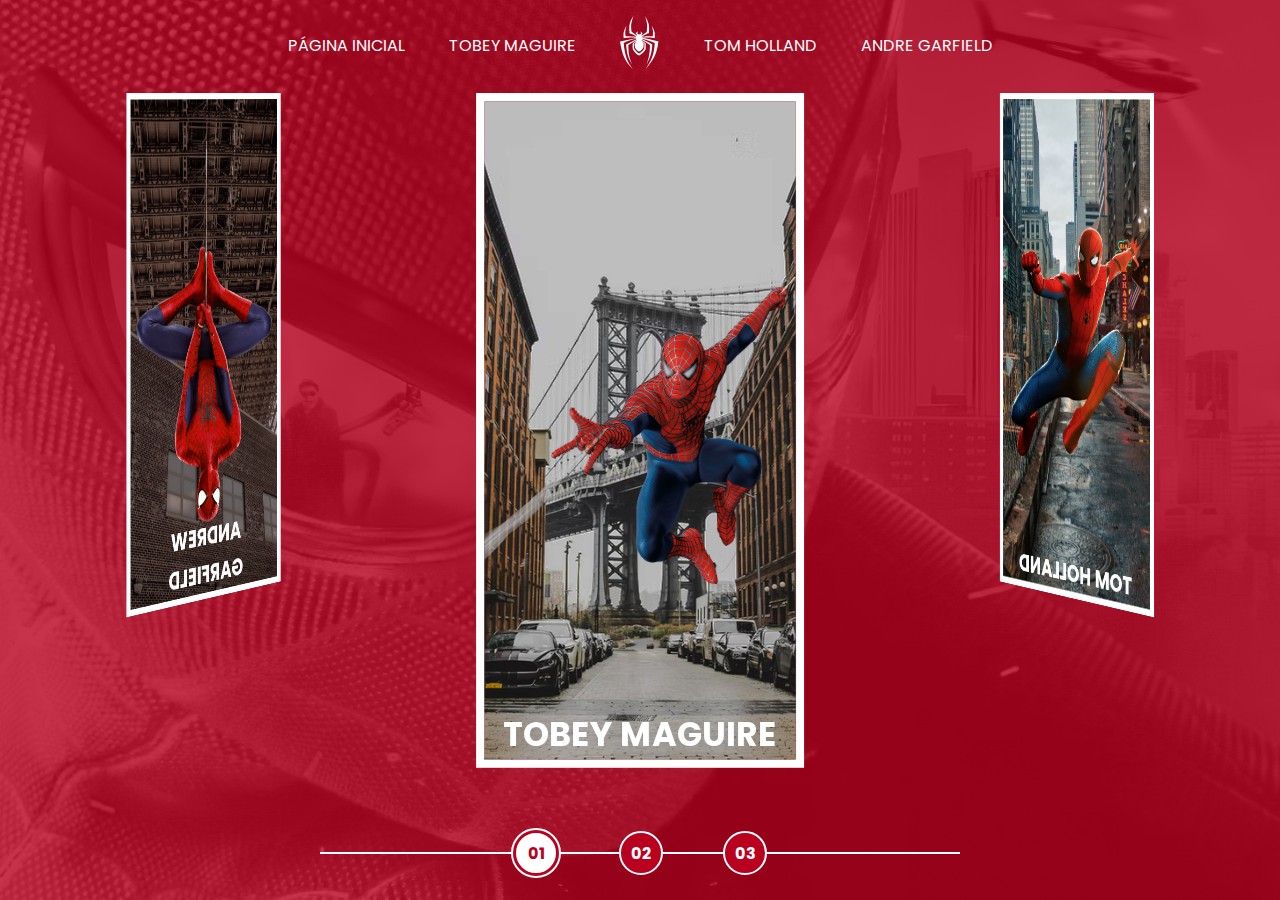
<file: index.html>
<!DOCTYPE html>
<html lang="en">

<head>
    <meta charset="UTF-8">
    <meta http-equiv="X-UA-Compatible" content="IE=edge">
    <meta name="viewport" content="width=device-width, initial-scale=1.0">
    <link rel="stylesheet" href="./assets/css/home-page.css">
    <script src="assets/scripts/card-hover-animation.js"></script>
    <title>Spider-Man | Multiversos</title>

</head>

<body>
    <nav class="s-menu">
        <ul>
            <li class="s-menu__item">
                <a href="/">Página Inicial</a>
            </li>
            <li class="s-menu__item">
                <a href="#">Tobey Maguire</a>
            </li>
            <li class="s-menu__item s-menu__icon">
                <img src="./assets/images/icons/spider.svg" alt="Spider-Man">
            </li>
            <li class="s-menu__item">
                <a href="#">Tom Holland</a>
            </li>
            <li class="s-menu__item">
                <a href="#">Andre Garfield</a>
            </li>
        </ul>
    </nav>

    <div class="s-container">
        <div class="s-cards-carousel" style="transform: translateZ(-40vw) rotateY(0deg);">
            <a href="./pages/tobey-maguire/spiderman1.html" class="s-card" id="spider-man-01">
                <img class="s-card__background" src="./assets/images/pic-sm-bg-01.jpg">
                <img class="s-card__image" src="./assets/images/spider-man-01.png" alt="Tobey Maguire">
                <h2 class="s-card__title">Tobey Maguire</h2>
            </a>
            <a href="./pages/tom-holland/spiderman1.html" class="s-card" id="spider-man-02">
                <img class="s-card__background" src="./assets/images/pic-sm-bg-02.jpg">
                <img class="s-card__image" src="./assets/images/spider-man-02.png" alt="Tom Holland">
                <h2 class="s-card__title">Tom Holland</h2>
            </a>
            <a href="./pages/andrew-garfield/spiderman1.html" class="s-card" id="spider-man-03">
                <img class="s-card__background" src="./assets/images/pic-sm-bg-03.jpg">
                <img class="s-card__image" src="./assets/images/spider-man-03.png" alt="Andrew Garfield">
                <h2 class="s-card__title">Andrew Garfield</h2>
            </a>
        </div>
    </div>


    <div class="s-controller">
        <div id="1" onclick="selectCarouselItem(this)" class="s-controller__button s-controller__button--active">
            01
        </div>
        <div id="3" onclick="selectCarouselItem(this)" class="s-controller__button">
            02
        </div>
        <div id="2" onclick="selectCarouselItem(this)" class="s-controller__button">
            03
        </div>
        <div class="s-controller__line"></div>



    </div>
</body>

</html>
</file>
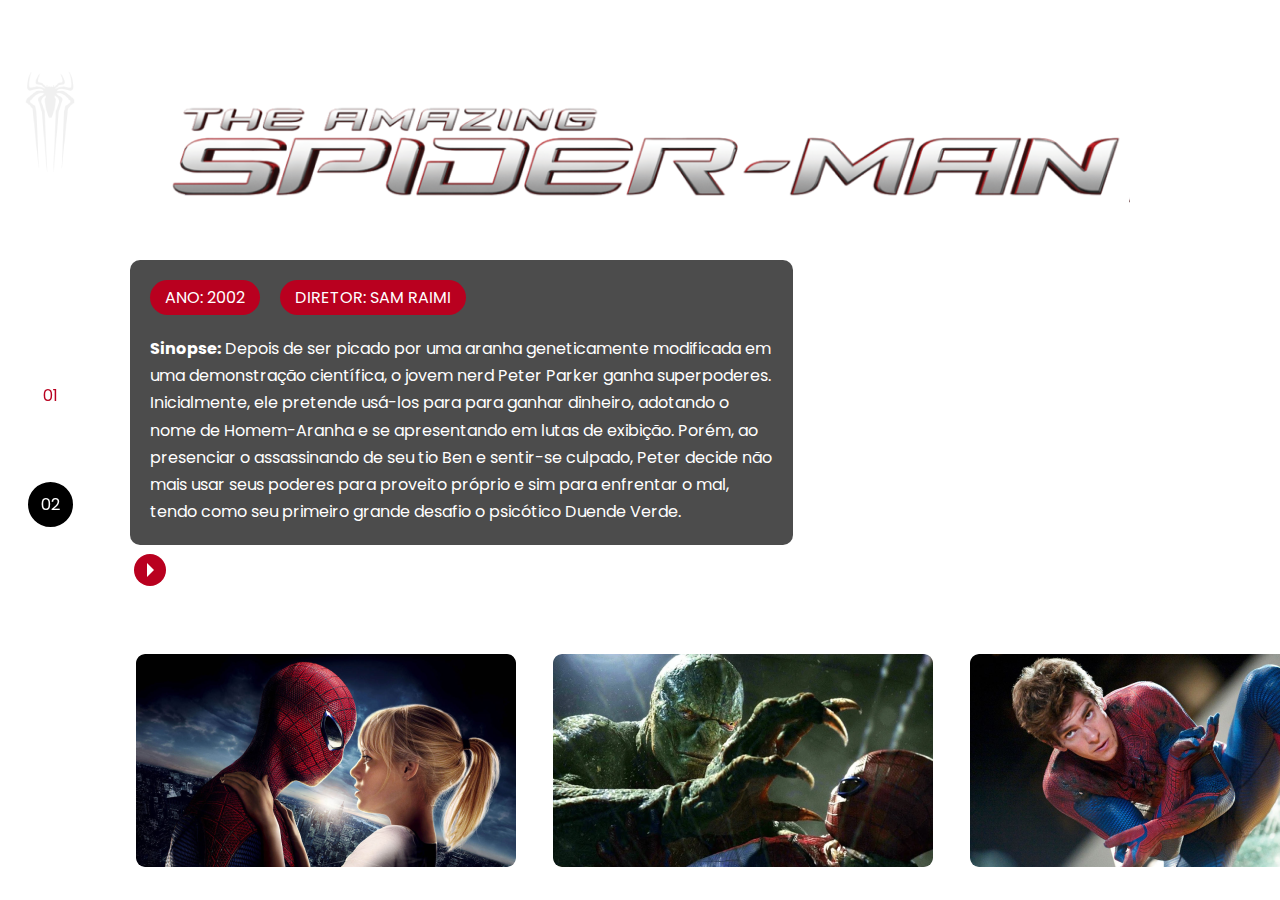
<file: pages/andrew-garfield/spiderman1.html>
<!DOCTYPE html>
<html lang="en">

<head>
  <meta charset="UTF-8">
  <meta http-equiv="X-UA-Compatible" content="IE=edge">
  <meta name="viewport" content="width=device-width, initial-scale=1.0">
  <title>Spider Man | Multiverso</title>
  <link href="../../assets/css/internal.css" rel="stylesheet" type="text/css" />
</head>

<body>
  <div class="s-wrapper">
    
    <!--  Coluna da esquerda com menu (Left Column with menu)  -->
    <div class="s-left-column">
      <nav class="navigator">
        <div class="navigator__icon">
          <a href="../../index.html">
            <img src="../../assets/images/icons/spiderman1-andrew.png" />
          </a>
        </div>
        <ul>
          <li><a href="#01" class="active">01</a></li>
          <li><a href="spiderman2.html">02</a></li>
        </ul>
      </nav>
    </div>
    <!-- FIM - Coluna da esquerda com menu (Left Column with menu)  -->

    <div class="s-main-content">
      <div class="s-main-content__top">
        <div class="s-logo">
          <img src="../../assets/images/spiderman-andrew/movie-01/logo.png" alt="Spiderman (2002)"
            title="Spiderman (2002)" />
        </div>

        <div class="s-description">
          <div class="pills">
            <ul>
              <li>Ano: 2002</li>
              <li>Diretor: Sam Raimi</li>
            </ul>
          </div>
          <div class="s-description__text">
            <p><strong>Sinopse:</strong>&nbsp;Depois de ser picado por uma aranha geneticamente modificada em uma
              demonstração científica, o jovem nerd Peter Parker ganha superpoderes. Inicialmente, ele pretende usá-los
              para para ganhar dinheiro, adotando o nome de Homem-Aranha e se apresentando em lutas de exibição. Porém,
              ao presenciar o assassinando de seu tio Ben e sentir-se culpado, Peter decide não mais usar seus poderes
              para proveito próprio e sim para enfrentar o mal, tendo como seu primeiro grande desafio o psicótico
              Duende Verde.</p>
          </div>
        </div>

        <div class="s-links">
          <ul>
            <li>
              <a href="https://www.youtube.com/watch?v=TYMMOjBUPMM" class="link-button" target="_blank">
                <span class="icon">
                  <div class="play-icon">&nbsp;</div>
                </span>
                <span class="label">
                  Assistir trailer
                </span>
              </a>
            </li>
          </ul>
        </div>
      </div>

      <div class="s-main-content__bottom">
        <div class="gallery">
          <ul>
            <li><a href="#"><img src="../../assets/images/spiderman-andrew/movie-01/gallery/image-01.png" alt=""></a></li>
            <li><a href="#"><img src="../../assets/images/spiderman-andrew/movie-01/gallery/image-02.png" alt=""></a></li>
            <li><a href="#"><img src="../../assets/images/spiderman-andrew/movie-01/gallery/image-03.png" alt=""></a></li>
          </ul>
        </div>
      </div>
    </div>
  </div>
</body>
</html>
</file>
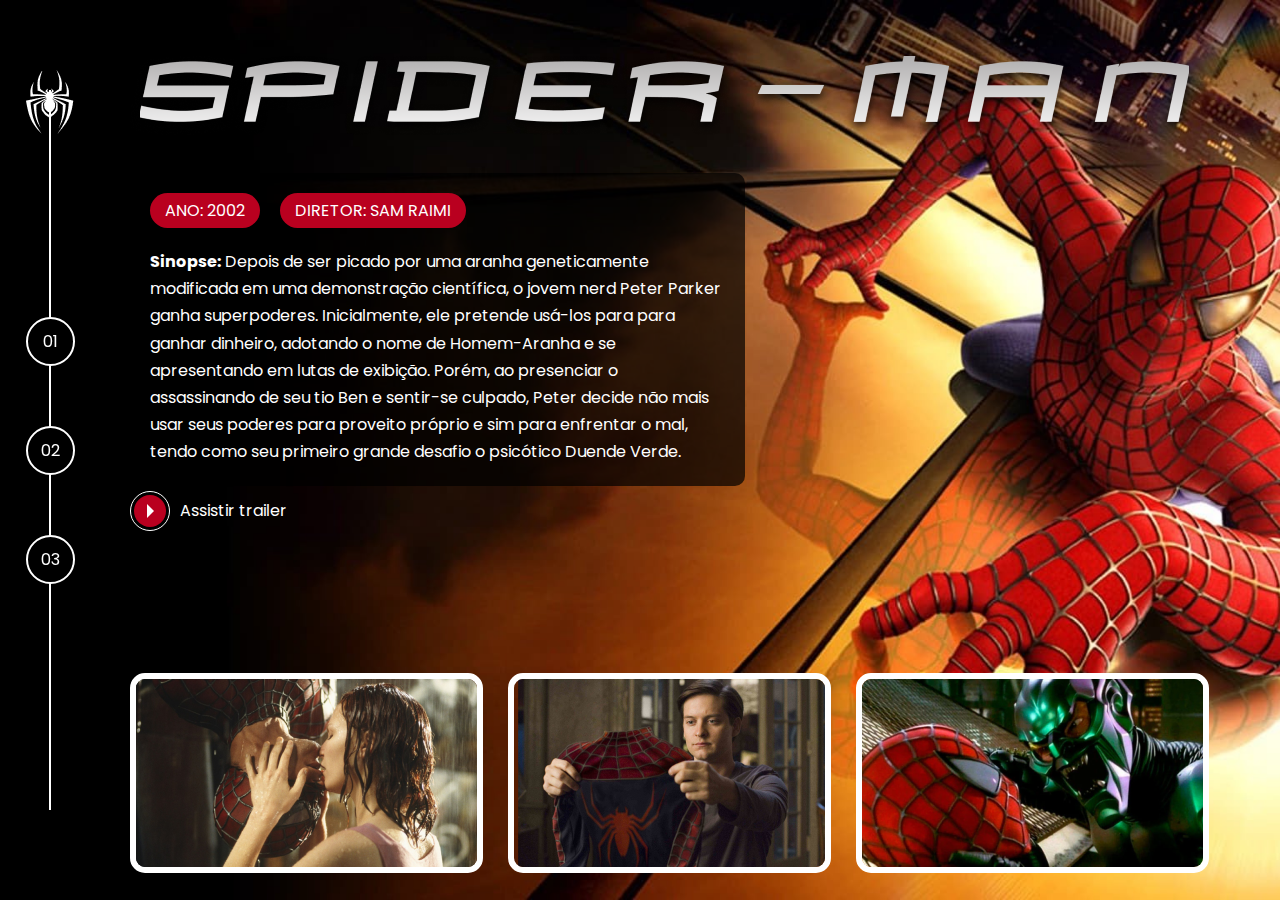
<file: pages/tobey-maguire/spiderman1.html>
<!DOCTYPE html>
<html lang="en">

<head>
    <meta charset="UTF-8">
    <meta http-equiv="X-UA-Compatible" content="IE=edge">
    <meta name="viewport" content="width=device-width, initial-scale=1.0">
    <title>Mulverso | Spiderman</title>
    <link rel="stylesheet" href="../../assets/css/internal.css">
    <link rel="stylesheet" href="https://cdn.jsdelivr.net/npm/@fancyapps/ui@4.0/dist/fancybox.css" />

</head>

<body>
    <div class="s-wrapper">
        
        <div class="s-left-column">

            <nav class="navigator">
                <div class="navigator__icon">
                    <a href="../../index.html">
                        <img src="../../assets/images/icons/spiderman1.png" alt="Icone_Aranha">
                    </a>
                </div>
                <ul>
                    <li><a href="#01">01</a></li>
                    <li><a href="./spiderman2.html">02</a></li>
                    <li><a href="./spiderman3.html">03</a></li>
                </ul>
            </nav>

        </div>

        <div class="s-main-content s-spiderman-01-01">
            <div class="s-main-content__top">
                <div class="s-logo">
                    <img src="../../assets/images/spiderman-tobey/movie-01/logo.png" alt="Spiderman (2002)"
                        title="Spiderman (2002)" />
                </div>

                <div class="s-description">
                    <div class="pills">
                        <ul>
                            <li>Ano: 2002</li>
                            <li>Diretor: Sam Raimi</li>
                        </ul>
                    </div>

                    <div class="s-description__text">
                        <p><strong>Sinopse:</strong>&nbsp;Depois de ser picado por uma aranha geneticamente modificada
                            em uma
                            demonstração científica, o jovem nerd Peter Parker ganha superpoderes. Inicialmente, ele
                            pretende usá-los
                            para para ganhar dinheiro, adotando o nome de Homem-Aranha e se apresentando em lutas de
                            exibição. Porém,
                            ao presenciar o assassinando de seu tio Ben e sentir-se culpado, Peter decide não mais usar
                            seus poderes
                            para proveito próprio e sim para enfrentar o mal, tendo como seu primeiro grande desafio o
                            psicótico
                            Duende Verde.</p>
                    </div>
                </div>

                <div class="s-links">
                    <ul>
                        <li>
                            <a href="https://www.youtube.com/watch?v=TYMMOjBUPMM" class="link-button" target="_blank">
                                <span class="icon">
                                    <div class="play-icon">&nbsp;</div>
                                </span>
                                <span class="label">
                                    Assistir trailer
                                </span>
                            </a>
                        </li>
                    </ul>
                </div>

            </div>

            <div class="s-main-content__bottom">
                <div class="gallery">
                    <ul>
                        <li>
                            <a data-fancybox
                                href="../../assets/images/spiderman-tobey/movie-01/gallery/image-01-full.jpg">
                                <img src="../../assets/images/spiderman-tobey/movie-01/gallery/image-01.png" alt="">
                            </a>
                        </li>
                        <li>
                            <a data-fancybox
                                href="../../assets/images/spiderman-tobey/movie-01/gallery/image-02-full.jpg">
                                <img src="../../assets/images/spiderman-tobey/movie-01/gallery/image-02.png" alt="">
                            </a>
                        </li>
                        <li>
                            <a data-fancybox
                                href="../../assets/images/spiderman-tobey/movie-01/gallery/image-03-full.jpg">
                                <img src="../../assets/images/spiderman-tobey/movie-01/gallery/image-03.png" alt="">
                            </a>
                        </li>
                    </ul>
                </div>
            </div>
        </div>
    </div>
    <script src="https://cdn.jsdelivr.net/npm/@fancyapps/ui@4.0/dist/fancybox.umd.js"></script>
    <script>
    //  JavaScript will go here
    </script>
</body>

</html>
</file>
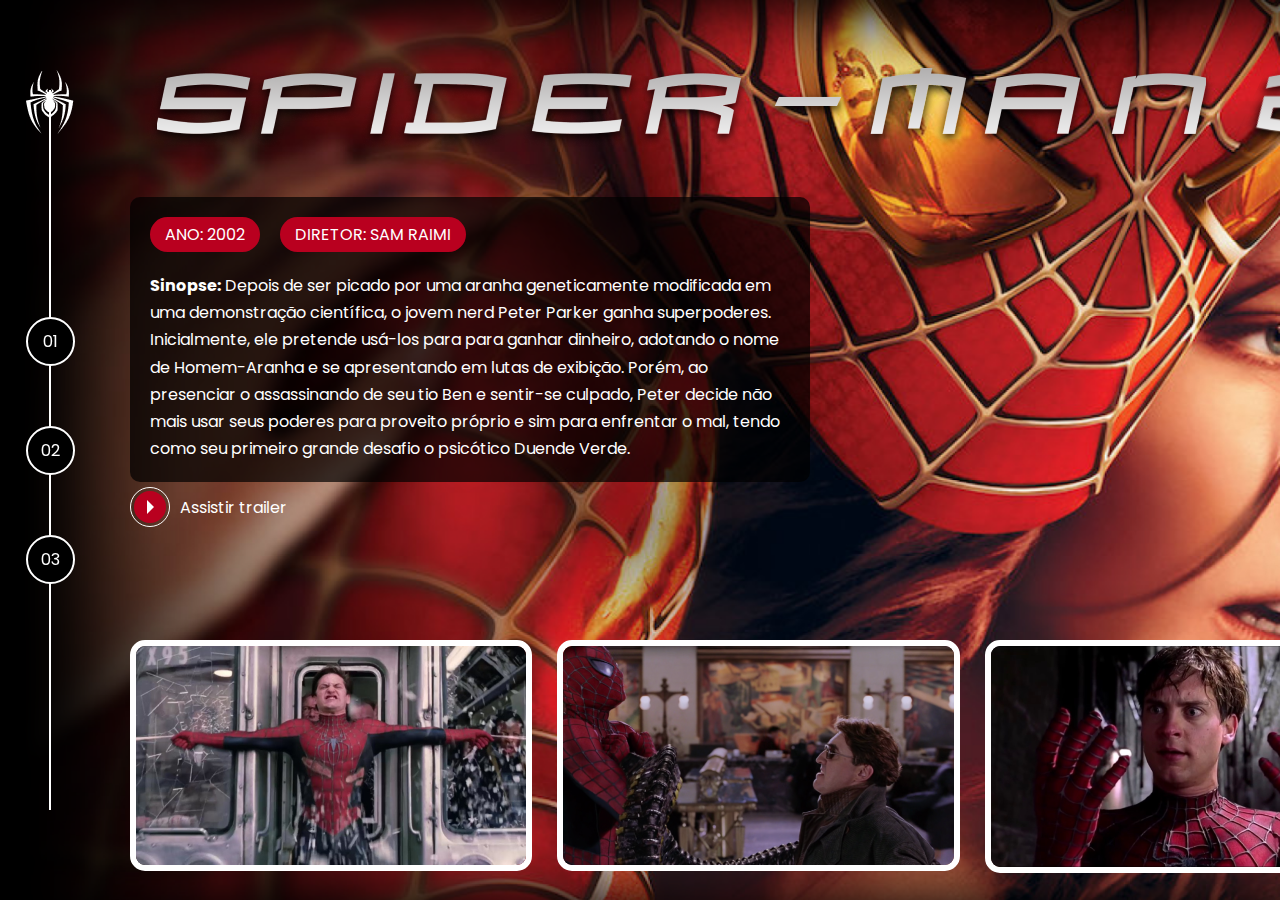
<file: pages/tobey-maguire/spiderman2.html>
<!DOCTYPE html>
<html lang="en">

<head>
  <meta charset="UTF-8">
  <meta http-equiv="X-UA-Compatible" content="IE=edge">
  <meta name="viewport" content="width=device-width, initial-scale=1.0">
  <title>Multiverso | Spiderman</title>
  <link href="../../assets/css/internal.css" rel="stylesheet" />
  <link rel="stylesheet" href="https://cdn.jsdelivr.net/npm/@fancyapps/ui@4.0/dist/fancybox.css" />
</head>

<body>
  <div class="s-wrapper">

    <div class="s-left-column">
      <nav class="navigator">
        <div class="navigator__icon">
          <a href="../../index.html">
            <img src="../../assets/images/icons/spiderman1.png" />
          </a>
        </div>
        <ul>
          <li><a href="./spiderman1.html">01</a></li>
          <li><a href="#02">02</a></li>
          <li><a href="./spiderman3.html">03</a></li>
        </ul>
      </nav>
    </div>

    <div class="s-main-content s-spiderman-01-02">
      <div class="s-main-content__top">
        <div class="s-logo">
          <img src="../../assets/images/spiderman-tobey/movie-02/logo.png" alt="Spiderman (2002)"
            title="Spiderman (2002)" />
        </div>

        <div class="s-description">
          <div class="pills">
            <ul>
              <li>Ano: 2002</li>
              <li>Diretor: Sam Raimi</li>
            </ul>
          </div>

          <div class="s-description__text">
            <p><strong>Sinopse:</strong>&nbsp;Depois de ser picado por uma aranha geneticamente modificada em uma
              demonstração científica, o jovem nerd Peter Parker ganha superpoderes. Inicialmente, ele pretende usá-los
              para para ganhar dinheiro, adotando o nome de Homem-Aranha e se apresentando em lutas de exibição. Porém,
              ao presenciar o assassinando de seu tio Ben e sentir-se culpado, Peter decide não mais usar seus poderes
              para proveito próprio e sim para enfrentar o mal, tendo como seu primeiro grande desafio o psicótico
              Duende Verde.</p>
          </div>
        </div>

        <div class="s-links">
          <ul>
            <li>
              <a href="https://www.youtube.com/watch?v=TYMMOjBUPMM" class="link-button" target="_blank">
                <span class="icon">
                  <div class="play-icon">&nbsp;</div>
                </span>
                <span class="label">
                  Assistir trailer
                </span>
              </a>
            </li>
          </ul>
        </div>

      </div>

      <div class="s-main-content__bottom">
        <div class="gallery">
          <ul>
            <li>
              <a data-fancybox href="../../assets/images/spiderman-tobey/movie-02/gallery/image-01.png">
                <img src="../../assets/images/spiderman-tobey/movie-02/gallery/image-01.png" alt="">
              </a>
            </li>
            <li>
              <a data-fancybox href="../../assets/images/spiderman-tobey/movie-02/gallery/image-02.png">
                <img src="../../assets/images/spiderman-tobey/movie-02/gallery/image-02.png" alt="">
              </a>
            </li>
            <li>
              <a data-fancybox href="../../assets/images/spiderman-tobey/movie-02/gallery/image-03.png">
                <img src="../../assets/images/spiderman-tobey/movie-02/gallery/image-03.png" alt="">
              </a>
            </li>
          </ul>
        </div>
      </div>
    </div>
  </div>
  <script src="https://cdn.jsdelivr.net/npm/@fancyapps/ui@4.0/dist/fancybox.umd.js"></script>
  <script>
    //  JavaScript will go here
  </script>
</body>

</html>
</file>
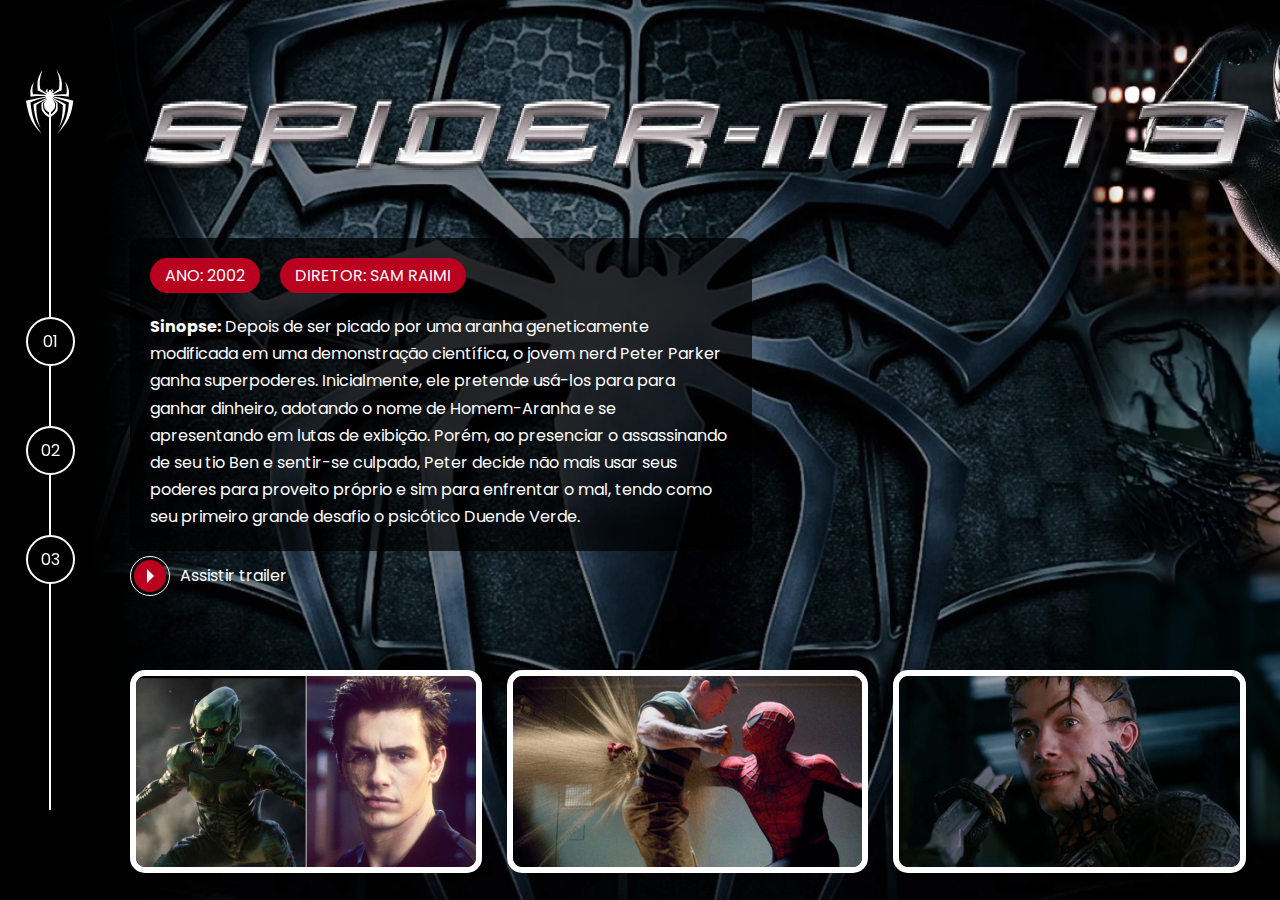
<file: pages/tobey-maguire/spiderman3.html>
<!DOCTYPE html>
<html lang="en">

<head>
  <meta charset="UTF-8">
  <meta http-equiv="X-UA-Compatible" content="IE=edge">
  <meta name="viewport" content="width=device-width, initial-scale=1.0">
  <title>Multiverso | Spiderman</title>
  <link href="../../assets/css/internal.css" rel="stylesheet" />
  <link rel="stylesheet" href="https://cdn.jsdelivr.net/npm/@fancyapps/ui@4.0/dist/fancybox.css" />
</head>

<body>
  <div class="s-wrapper">

    <div class="s-left-column">
      <nav class="navigator">
        <div class="navigator__icon">
          <a href="../../index.html">
            <img src="../../assets/images/icons/spiderman1.png" />
          </a>
        </div>
        <ul>
          <li><a href="./spiderman1.html">01</a></li>
          <li><a href="./spiderman2.html">02</a></li>
          <li><a href="#03">03</a></li>
        </ul>
      </nav>
    </div>

    <div class="s-main-content s-spiderman-01-03">
      <div class="s-main-content__top">
        <div class="s-logo">
          <img src="../../assets/images/spiderman-tobey/movie-03/logo.png" alt="Spiderman (2002)"
            title="Spiderman (2002)" />
        </div>

        <div class="s-description">
          <div class="pills">
            <ul>
              <li>Ano: 2002</li>
              <li>Diretor: Sam Raimi</li>
            </ul>
          </div>

          <div class="s-description__text">
            <p><strong>Sinopse:</strong>&nbsp;Depois de ser picado por uma aranha geneticamente modificada em uma
              demonstração científica, o jovem nerd Peter Parker ganha superpoderes. Inicialmente, ele pretende usá-los
              para para ganhar dinheiro, adotando o nome de Homem-Aranha e se apresentando em lutas de exibição. Porém,
              ao presenciar o assassinando de seu tio Ben e sentir-se culpado, Peter decide não mais usar seus poderes
              para proveito próprio e sim para enfrentar o mal, tendo como seu primeiro grande desafio o psicótico
              Duende Verde.</p>
          </div>
        </div>

        <div class="s-links">
          <ul>
            <li>
              <a href="https://www.youtube.com/watch?v=TYMMOjBUPMM" class="link-button" target="_blank">
                <span class="icon">
                  <div class="play-icon">&nbsp;</div>
                </span>
                <span class="label">
                  Assistir trailer
                </span>
              </a>
            </li>
          </ul>
        </div>

      </div>

      <div class="s-main-content__bottom">
        <div class="gallery">
          <ul>
            <li>
              <a data-fancybox href="../../assets/images/spiderman-tobey/movie-03/gallery/image-01.png">
                <img src="../../assets/images/spiderman-tobey/movie-03/gallery/image-01.png" alt="">
              </a>
            </li>
            <li>
              <a data-fancybox href="../../assets/images/spiderman-tobey/movie-03/gallery/image-02.png">
                <img src="../../assets/images/spiderman-tobey/movie-03/gallery/image-02.png" alt="">
              </a>
            </li>
            <li>
              <a data-fancybox href="../../assets/images/spiderman-tobey/movie-03/gallery/image-03.png">
                <img src="../../assets/images/spiderman-tobey/movie-03/gallery/image-03.png" alt="">
              </a>
            </li>
          </ul>
        </div>
      </div>
    </div>
  </div>
  <script src="https://cdn.jsdelivr.net/npm/@fancyapps/ui@4.0/dist/fancybox.umd.js"></script>
  <script>
    //  JavaScript will go here
  </script>
</body>

</html>
</file>
<file: assets/css/home-page.css>
@import url('reset.css');
@import url('global.css');

body {
    background-color: var(--primary-color);
}

body::before {
    content: "";
    background-image: url('../images/spider-man-background.jpg');
    background-repeat: no-repeat;
    background-position: center;
    background-size: cover;
    width: 100%;
    height: 100%;
    position: absolute;
    opacity: 0.2;
    transition: background-image 1s ease-in-out, opacity 1s ease-in-out;
}

.s-menu {
    padding: 1rem 0;
    width: 100%;
    text-align: center;
    position: relative;
}

.s-menu__item {
    display: inline-block;
    text-transform: uppercase;
    margin: 0 1.25rem;
}

.s-menu__icon {
    width: 2.5rem;
    margin: 0 1.25rem;
    vertical-align: middle;
}

.s-container {
    position: relative;
    display: flex;
    align-items: center;
    justify-content: space-evenly;
    perspective: 3000px;
}

.s-card {
    border: 0.5rem solid white;
    width: 100%;
    height: 70vh;
    position: absolute;
    transition: filter .5s ease-in-out;
}

.s-card:nth-child(1) {
    transform: rotateY(0deg) translateZ(50vw);
}

.s-card:nth-child(2) {
    transform: rotateY(120deg) translateZ(50vw);
}

.s-card:nth-child(3) {
    transform: rotateY(240deg) translateZ(50vw);
}

.s-card__background {
    width: 100%;
    height: 100%;
    object-fit: cover;
    position: absolute;
    opacity: 1;
    transition: opacity 1s ease-in-out;
}

.s-card__image {
    width: 100%;
    height: 100%;
    object-fit: contain;
    position: relative;
    transition: 1s ease-in-out;
}

.s-card__title {
    font-size: 2rem;
    text-transform: uppercase;
    text-align: center;
    position: absolute;
    width: 100%;
    bottom: 0;
    transition: bottom 1s ease-in-out;
}

.s-controller {
    position: absolute;
    display: flex;
    justify-content: center;
    align-items: center;
    margin-top: 3rem;
    bottom: 1.5rem;
    width: 100%;
}

.s-controller__button {
    display: flex;
    align-items: center;
    justify-content: center;
    width: 2.5rem;
    height: 2.5rem;
    border: 2px solid white;
    border-radius: 50%;
    background-color: var(--primary-color);
    text-align: center;
    font-size: 1rem;
    font-weight: bold;
    cursor: pointer;
    z-index: 1;
    transition: transform 0.3s ease-in-out;
}

.s-controller__button:hover {
    transform: scale(1.1);
}

.s-controller__button:nth-child(2) {
    margin: 0 3.75rem;
}

.s-controller__button--active {
    background-color: white;
    color: var(--primary-color);
    border: 0.1875rem solid var(--primary-color);
    outline: 0.125rem solid white;
}

.s-controller__line {
    background-color: white;
    width: 50%;
    height: 2px;
    position: absolute;
}

/* Hover Animation */

.s-card--hovered .s-card__background {
    cursor: pointer;
    opacity: 0;
}

.s-card--hovered .s-card__image {
    transform: scale(1.4);
    filter: drop-shadow(30px 10px 4px rgba(0, 0, 0, .5));
}

body#spider-man-01-hovered::before {
    background-image: url('../images/pic-sm-bg-01.jpg');
}

body#spider-man-02-hovered::before {
    background-image: url('../images/pic-sm-bg-02.jpg');
}

body#spider-man-03-hovered::before {
    background-image: url('../images/pic-sm-bg-03.jpg');
}

body[id^="spider-man-"]::before {
    opacity: 1;
}

body[id^="spider-man-"] .s-card:not(.s-card--hovered) {
    filter: grayscale(100%);
}

.s-card--hovered .s-card__title {
    bottom: 50%;
}

.s-cards-carousel {
    display: flex;
    justify-content: center;
    width: calc(100vw / 3 - 10%);
    transform-style: preserve-3d;
    transition: transform 0.4s ease-in;
}
</file>
<file: assets/css/internal.css>
@import url('reset.css');
@import url('global.css');
@import url('./componentes/_pills.css');
@import url('./componentes/_navigator.css');
@import url('./componentes/_link-button.css');
@import url('./componentes/_gallery.css');

.s-wrapper {
    display: flex;
    height: 100vh;
    flex-flow: row nowrap;
}

.s-wrapper video {
    position: fixed;
    width: 100%;

}

.s-wrapper .s-left-column {
    width: 100px;
    height: 100%;
    display: flex;
    justify-content: center;
    align-items: center;
    position: fixed;
    padding-right: 50px;
    left: 0;
    top: 0;
    z-index: 1;

}

.s-wrapper .s-main-content {
    width: 100%;
    height: 100%;
    padding-left: 130px;
    position: relative;
}

.s-wrapper .s-main-content__top {
    height: 80vh;
    display: flex;
    flex-direction: column;
    justify-content: flex-start;
}

.s-wrapper .s-main-content__bottom {
    height: 20vh;
    display: flex;
    flex-direction: column;
    justify-content: flex-end;
}

.s-wrapper .s-main-content .s-logo img {
    margin-top: 50px;
    margin-left: 0;
    margin-bottom: 30px;
}

.s-wrapper .s-main-content__top .s-description {
    background-color: rgba(0, 0, 0, .7);
    max-width: 50%;
    padding: 20px;
    border-radius: 10px;
}

.s-wrapper .s-main-content__top .s-description .s-description__text p {
    color: white;
    line-height: 170%;
}

.s-wrapper .s-main-content__top .s-description .pills {
    margin-bottom: 20px;
}

.s-spiderman-01-01 {
    background-image: url('../images/spiderman-tobey/movie-01/background.png');
    background-size: cover;
}

.s-spiderman-01-02 {
    background-image: url('../images/spiderman-tobey/movie-02/background.png');
    background-size: cover;
}

.s-spiderman-01-03 {
    background-image: url('../images/spiderman-tobey/movie-03/background.png');
    background-size: cover;
}
</file>
